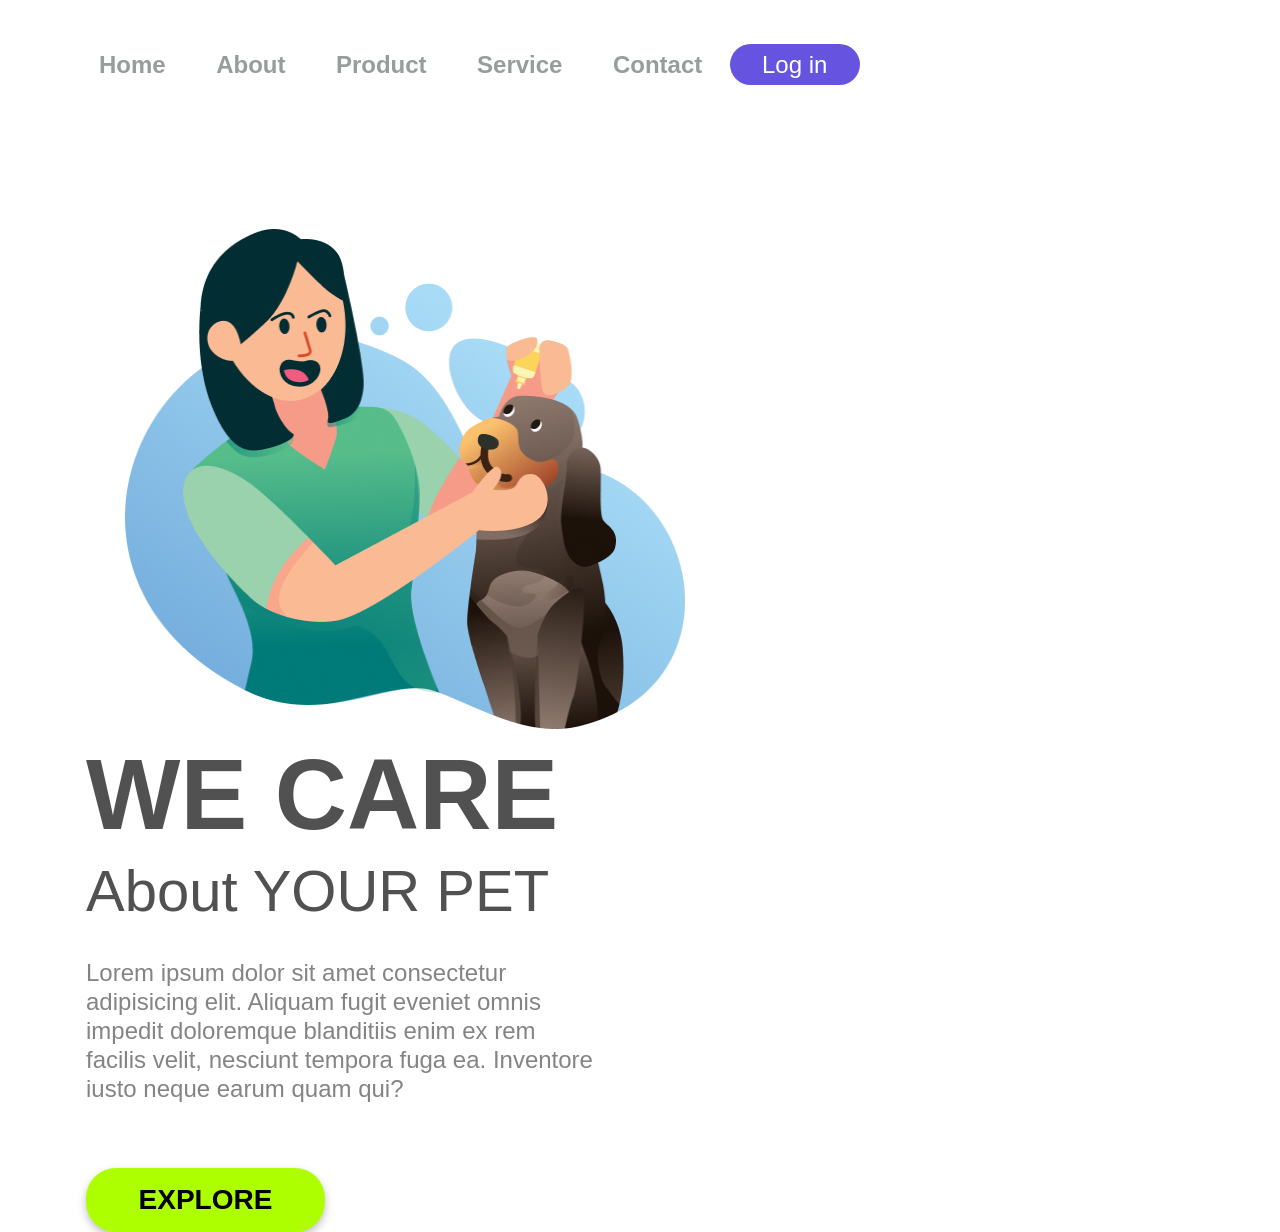
<file: index.html>
<!DOCTYPE html>
<html lang="pt-br">
<head>
  <meta charset="UTF-8">
  <meta http-equiv="refresh" content="0; url=responsividade.html">
  <title>We Care</title>
</head>
<body>
  <p>Redirecionando para o projeto We Care...</p>
  <a href="responsividade.html">Acessar o projeto</a>
</body>
</html>
</file>
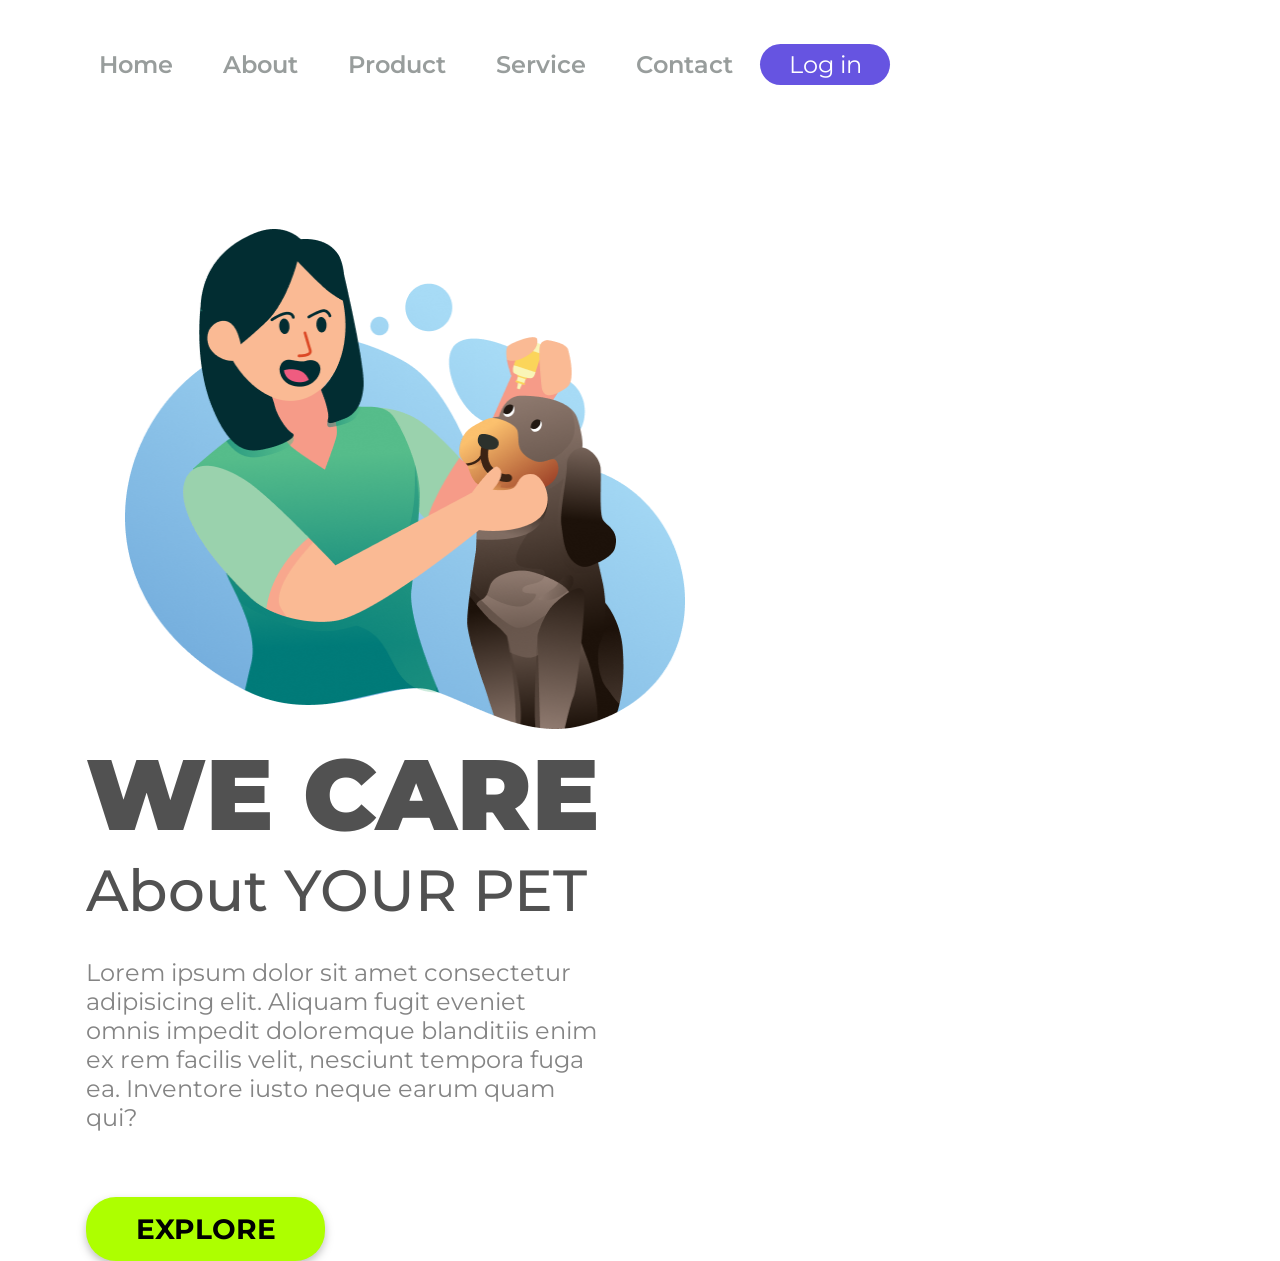
<file: 1Desafio.html>
<!DOCTYPE html>
<html lang="pt-br">

<head>
    <meta charset="UTF-8">
    <meta name="viewport" content="width=device-width, initial-scale=1.0">
    <link rel="stylesheet" href="styles.css">
    <title>we Care</title>
    <link rel="preconnect" href="https://fonts.googleapis.com">
    <link rel="preconnect" href="https://fonts.gstatic.com" crossorigin>
    <link href="https://fonts.googleapis.com/css2?family=Montserrat:ital,wght@0,100..900;1,100..900&display=swap"
        rel="stylesheet">
</head>

<body>

    <header>
    <a class="link-header">Home</a>
    <a class="link-header">About</a>
    <a class="link-header">Product</a>
    <a class="link-header">Service</a>
    <a class="link-header">Contact</a>
    <button class="button-header">Log in</button>
</header>
    <main>
        <img src="./Illustration 2.png" alt="Illustration" class="illustration-logo">
        <div class="div">
        <h1>WE CARE</h1>
        <h2>About YOUR PET</h2>
        <P>Lorem ipsum dolor sit amet consectetur adipisicing elit. Aliquam fugit eveniet omnis impedit doloremque
            blanditiis enim ex rem facilis velit, nesciunt tempora fuga ea. Inventore iusto neque earum quam qui?</P>
        <button class="button-main"> EXPLORE</button>
        </div>
    </main>
</file>
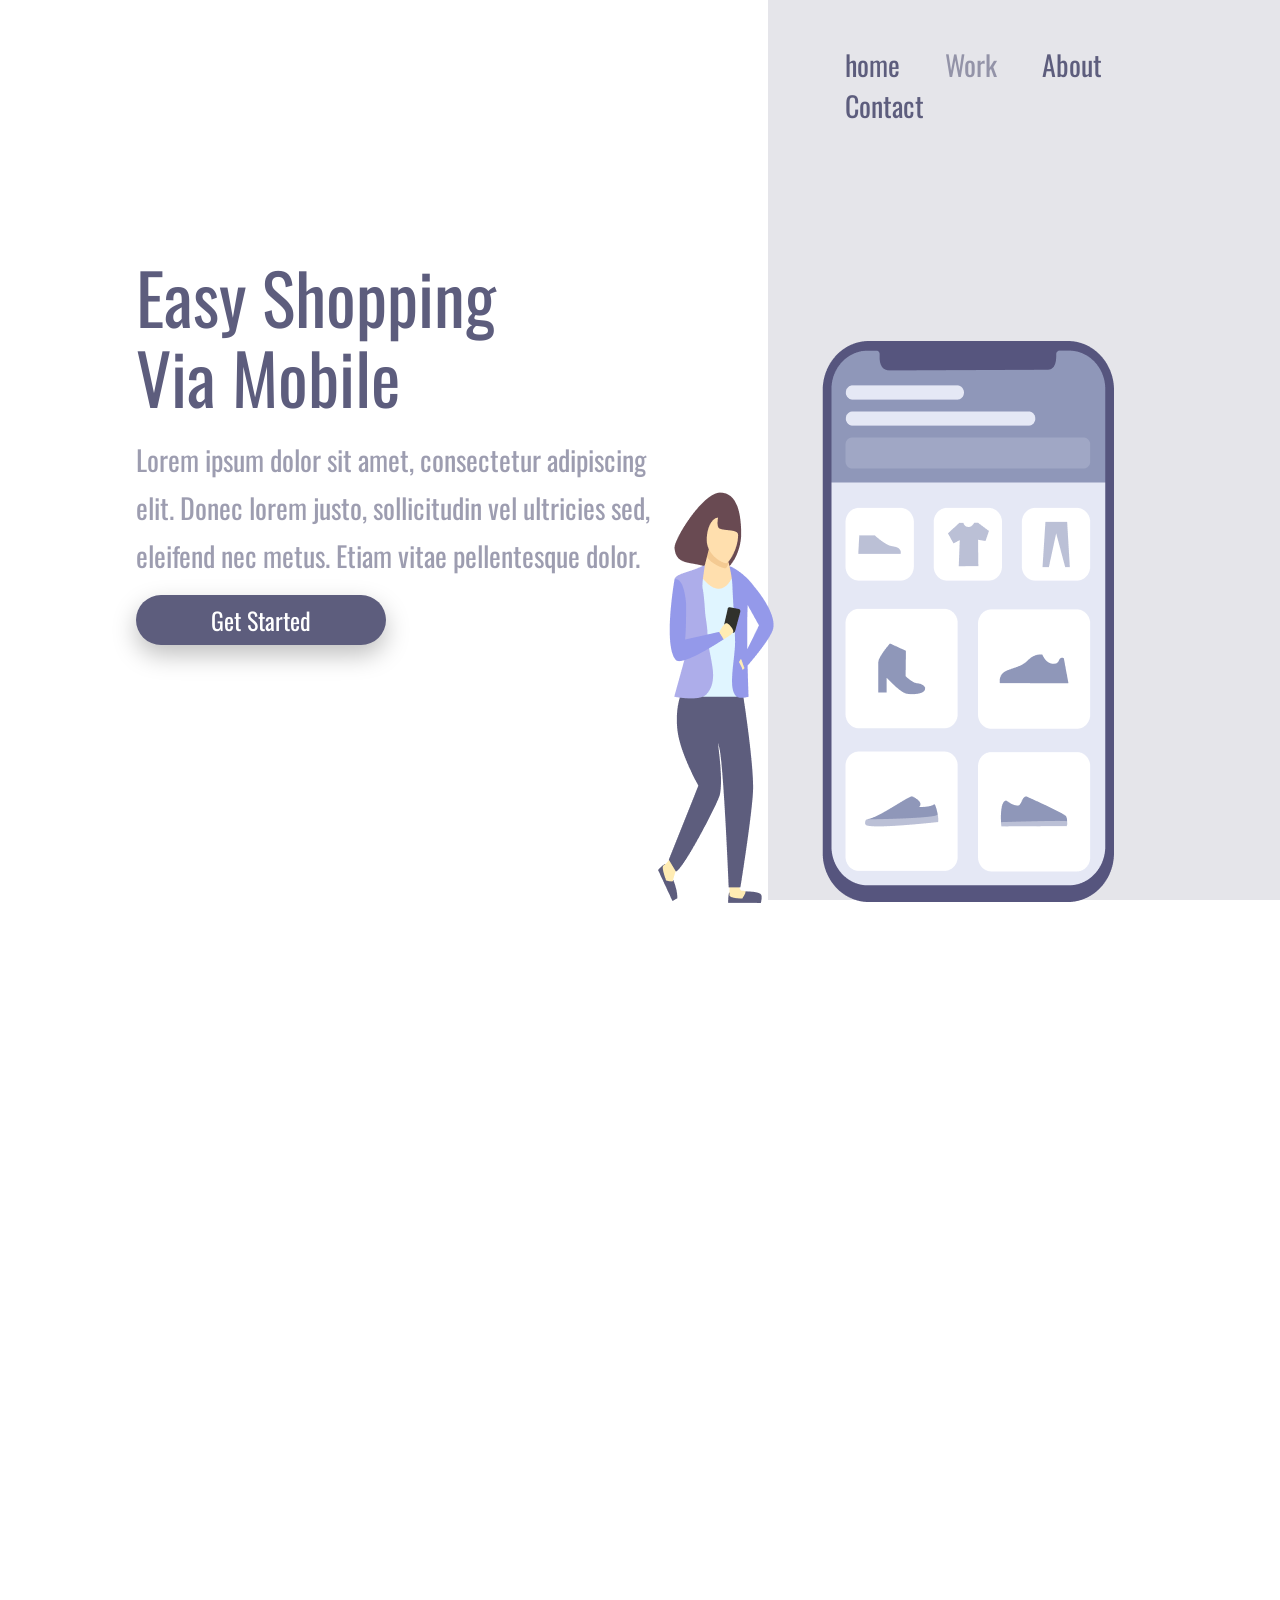
<file: CSS/desafio 2/desafio2.html>
<!DOCTYPE html>
<html lang="pt-br">

<head>
    <meta charset="UTF-8">
    <meta name="viewport" content="width=device-width, initial-scale=1.0">
    <title>celular</title>
    <link rel="stylesheet" href="style.css">
    <link rel="preconnect" href="https://fonts.googleapis.com">
    <link rel="preconnect" href="https://fonts.gstatic.com" crossorigin>
    <link
        href="https://fonts.googleapis.com/css2?family=Montserrat:ital,wght@0,100..900;1,100..900&family=Oswald:wght@200..700&display=swap"
        rel="stylesheet">

</head>

<body>
    <main class="container">
    <div class="container-left">
    <h1>Easy Shopping Via Mobile</h1>
    <p>Lorem ipsum dolor sit amet, consectetur adipiscing elit. Donec lorem justo, sollicitudin vel ultricies sed,
        eleifend nec metus. Etiam vitae pellentesque dolor. </p>
    <button>Get Started</button>
    </div>
    <div class="container-right">
 <header>
        <a>home</a>
        <a>Work</a>
        <a>About</a>
        <a>Contact</a>
    </header>
    <img src="./Illustration-3-3.png">
    </div>
    </main>


</body>

</html>
</file>
<file: styles.css>
* {
    font-family: "Montserrat", sans-serif;
    margin: 0;
    padding: 0;
    box-sizing: border-box;
  }

  header {
    margin: 44px 0 144px 76px;

  }

  .link-header {

    font-weight: 600;
    font-size: 24px;
    line-height: 29px;
    color: #989D9C;
    cursor: pointer;
    margin: 23px;

  }

  .illustration-logo {
    width: 560px;
    height: 500px;
    margin-left: 125px;
    display:inline-block;


  }

  .button-header{
    background: #6654E1;
    border-radius: 20.5px;
    width:130px;
    height: 41px;
    border: none;
    cursor: pointer;
    font-size: 24px;
    line-height: 29px;
    color: #FFFFFF;
    
  }

  .div{
    display:inline-block;
    margin-left: 86px;

  }

  h1{
    font-weight: 900;
    font-size: 100px;
    line-height: 122px;
    color: #515151;
  }
    

  h2{
    font-weight: 500;
    font-size: 58px;
    line-height: 71px;
    color: #515151;
  }

  p{
    font-weight: 400;
    font-size: 24px;
    line-height: 29px;
    color: #848484;
    width: 515px;
    margin-top: 32px;
    margin-bottom: 65px;
  }

  .button-main{
    background: #ADFF00;
    border-radius: 30px;
    width:239px;
    height:64px;
    border: none;
    cursor: pointer;
    filter: drop-shadow(0px 4px 4px rgba(0, 0, 0, 0.25));
    font-weight: 700;
    font-size: 28px;
    line-height: 34px;
    color: #000000;
  }
</file>
<file: CSS/desafio 2/style.css>
*{
    margin: 0;
    padding: 0;
    box-sizing: border-box;
     font-family: "Oswald", sans-serif;
}

.container {
    height: 180vh;
    width: 100vw;
    display:flex;

}

.container-left {   
    display:inline-block;
    width: 60%;
    padding-left: 136px;
    margin-top: 20%;
}

.container-right {
    display:inline-block;
    background-color: rgba(95, 95, 125, 0.16);
    height:100vh;
    width: 40%;
    padding: 20px;
}

img{
    position:relative;
    top:25%;
    right:130px;
}

h1{
    width:368px;
    font-weight: 400;
    font-size: 70px;
    line-height: 80px;
    color: #5D5D7D;
    margin-bottom: 20px;
}
P{
    width:540px;
    font-weight: 400;
    font-size: 28px;
    line-height: 48px;
    color: #5D5D7D;
    opacity: 0.6;
    margin:15px 0;

    
}

button{
    width: 250px;
    height: 50px; 
    background:#5D5D7D;
    box-shadow: 0px 10px 24px rgba(0, 0, 0, 0.25);
    border:none;
    border-radius: 30px;
    font-size:24px;
    line-height: 36px;
    text-align: center;
    color: #FFFFFF;
}
button:hover{
    opacity: 0.8;
}

a{
    font-size:28px;
    line-height: 41px;
    color: #5D5D7D;
    margin-right: 41px;
    cursor: pointer;
}

   a:nth-child(2){
        opacity: 0.6;
    }
    header{
        margin:24px 0 0 57px;
    }
</file>
